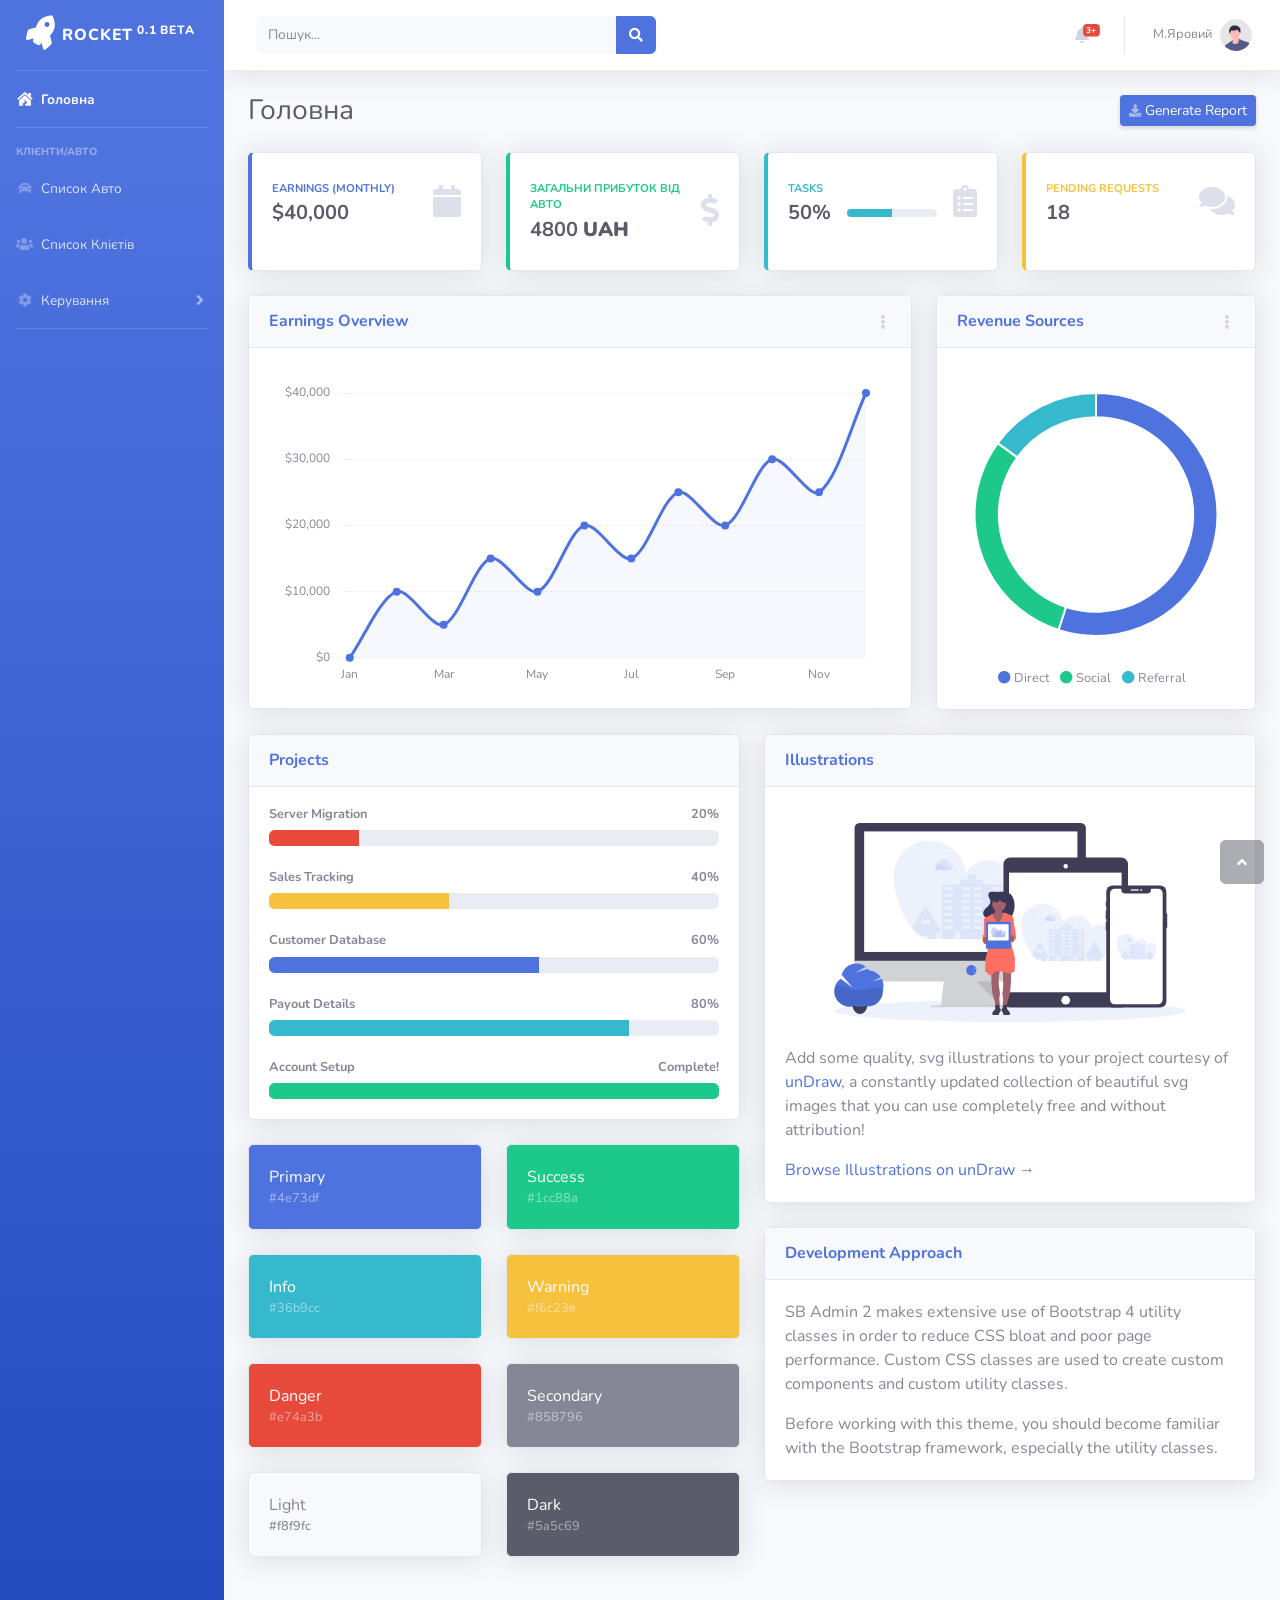
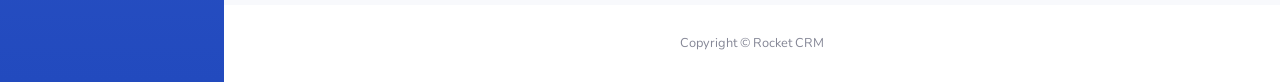
<file: index.html>
<!DOCTYPE html>
<html lang="ua">

<head>

    <meta charset="utf-8">
    <meta http-equiv="X-UA-Compatible" content="IE=edge">
    <meta name="viewport" content="width=device-width, initial-scale=1, shrink-to-fit=no">
    <meta name="description" content="">
    <meta name="author" content="">

    <title>ROCKET Admin - Головна</title>

    <!-- Custom fonts for this template-->
    <link href="vendor/fontawesome-free/css/all.min.css" rel="stylesheet" type="text/css">
    <link href="https://fonts.googleapis.com/css?family=Nunito:200,200i,300,300i,400,400i,600,600i,700,700i,800,800i,900,900i"rel="stylesheet">
    <!-- Custom styles for this template-->
    <link href="css/sb-admin-2.min.css" rel="stylesheet">

</head>

<body id="page-top">

    <!-- Вся сторінка -->
    <div id="wrapper">

        <!-- Меню ліво -->
        <ul class="navbar-nav bg-gradient-primary sidebar sidebar-dark accordion" id="accordionSidebar"> 

            <!-- Sidebar - Brand -->
            <a class="sidebar-brand d-flex align-items-center justify-content-center" href="index.html">
                <div class="sidebar-brand-icon rotate-n-15">
                    <i class="fas fa-rocket"></i>
                </div>
                <div class="sidebar-brand-text mx-1">ROCKET<sup> 0.1 beta</sup></div>
            </a>

            <!-- Divider -->
            <hr class="sidebar-divider my-0">

            <!-- Nav Item - Dashboard -->
            <li class="nav-item active">
                <a class="nav-link" href="index.html">
                    <i class="fas fa-fw fa-house-damage"></i>
                    <span>Головна</span></a>
            </li>

            <!-- Divider -->
            <hr class="sidebar-divider">

            <!-- Heading -->
            <div class="sidebar-heading">Клієнти/Авто</div>
            <li class="nav-item">
                <a class="nav-link" href="car-list.html">
                    <i class="fas fa-fw fa-car"></i>
                    <span>Список Авто</span></a>
            </li>
            <li class="nav-item">
                <a class="nav-link" href="client-list.html">
                    <i class="fas fa-fw fa-users"></i>
                    <span>Список Клієтів</span></a>
            </li>
            <!-- Nav Item - Pages Collapse Menu -->
            <li class="nav-item">
                <a class="nav-link collapsed" href="#" data-toggle="collapse" data-target="#collapseTwo"
                    aria-expanded="true" aria-controls="collapseTwo">
                    <i class="fas fa-fw fa-cog"></i>
                    <span>Керування</span>
                </a>
                <div id="collapseTwo" class="collapse" aria-labelledby="headingTwo" data-parent="#accordionSidebar">
                    <div class="bg-white py-2 collapse-inner rounded">
                        <h6 class="collapse-header">Custom Components:</h6>
                        <a class="collapse-item" href="buttons.html">Buttons</a>
                        <a class="collapse-item" href="cards.html">Cards</a>
                    </div>
                </div>
            </li>
            <hr class="sidebar-divider">
        </ul>
        <!-- Кінець меню ліво -->

        <!-- Блок контенту -->
        <div id="content-wrapper" class="d-flex flex-column">

            <!-- Main Content -->
            <div id="content">

                <!-- Верхній блок є на кожній сторінці(Пошук, Обліковий запис, Повідомлення) -->
                <nav class="navbar navbar-expand navbar-light bg-white topbar mb-4 static-top shadow">

                    <!-- Sidebar Toggle (Topbar) -->
                    <button id="sidebarToggleTop" class="btn btn-link d-md-none rounded-circle mr-3">
                        <i class="fa fa-bars"></i>
                    </button>

                    <!-- Форма Пошуку -->
                    <form
                        class="d-none d-sm-inline-block form-inline mr-auto ml-md-3 my-2 my-md-0 mw-100 navbar-search">
                        <div class="input-group">
                            <input type="text" class="form-control bg-light border-0 small" placeholder="Пошук..."
                                aria-label="Search" aria-describedby="basic-addon2">
                            <div class="input-group-append">
                                <button class="btn btn-primary" type="button">
                                    <i class="fas fa-search fa-sm"></i>
                                </button>
                            </div>
                        </div>
                    </form>

                    <!-- Форма Пошуку -->
                    <ul class="navbar-nav ml-auto">

                        <!-- Nav Item - Search Dropdown (Visible Only XS) -->
                        <li class="nav-item dropdown no-arrow d-sm-none">
                            <a class="nav-link dropdown-toggle" href="#" id="searchDropdown" role="button"
                                data-toggle="dropdown" aria-haspopup="true" aria-expanded="false">
                                <i class="fas fa-search fa-fw"></i>
                            </a>
                            <!-- Dropdown - Messages -->
                            <div class="dropdown-menu dropdown-menu-right p-3 shadow animated--grow-in"
                                aria-labelledby="searchDropdown">
                                <form class="form-inline mr-auto w-100 navbar-search">
                                    <div class="input-group">
                                        <input type="text" class="form-control bg-light border-0 small"
                                            placeholder="Search for..." aria-label="Search"
                                            aria-describedby="basic-addon2">
                                        <div class="input-group-append">
                                            <button class="btn btn-primary" type="button">
                                                <i class="fas fa-search fa-sm"></i>
                                            </button>
                                        </div>
                                    </div>
                                </form>
                            </div>
                        </li>

                        <!-- Nav Item - Сповіщення -->
                        <li class="nav-item dropdown no-arrow mx-1">
                            <a class="nav-link dropdown-toggle" href="#" id="alertsDropdown" role="button"
                                data-toggle="dropdown" aria-haspopup="true" aria-expanded="false">
                                <i class="fas fa-bell fa-fw"></i>
                                <!-- Counter - Сповіщення -->
                                <span class="badge badge-danger badge-counter">3+</span>
                            </a>
                            <!-- Dropdown - Сповіщення -->
                            <div class="dropdown-list dropdown-menu dropdown-menu-right shadow animated--grow-in"
                                aria-labelledby="alertsDropdown">
                                <h6 class="dropdown-header">Сповіщення системи</h6>
                                <a class="dropdown-item d-flex align-items-center" href="#">
                                    <div class="mr-3">
                                        <div class="icon-circle bg-primary">
                                            <i class="fas fa-file-alt text-white"></i>
                                        </div>
                                    </div>
                                    <div>
                                        <div class="small text-gray-500">10.05.2025</div>
                                        <span class="font-weight-bold">Запис клієнта..</span>
                                    </div>
                                </a>
                                <a class="dropdown-item d-flex align-items-center" href="#">
                                    <div class="mr-3">
                                        <div class="icon-circle bg-success">
                                            <i class="fas fa-donate text-white"></i>
                                        </div>
                                    </div>
                                    <div>
                                        <div class="small text-gray-500">25.08.2025</div>
                                        За цей місяць ви заробили 39800 UAH
                                    </div>
                                </a>
                                <a class="dropdown-item d-flex align-items-center" href="#">
                                    <div class="mr-3">
                                        <div class="icon-circle bg-warning">
                                            <i class="fas fa-exclamation-triangle text-white"></i>
                                        </div>
                                    </div>
                                    <div>
                                        <div class="small text-gray-500">11.09.2025</div>
                                        Запис №19864 відмінено.
                                    </div>
                                </a>
                                <a class="dropdown-item text-center small text-gray-500" href="#">Показати усі сповіщення</a>
                            </div>
                        </li>
                        <div class="topbar-divider d-none d-sm-block"></div>

                        <!-- Інформація Користувача -->
                        <li class="nav-item dropdown no-arrow">
                            <a class="nav-link dropdown-toggle" href="#" id="userDropdown" role="button"
                                data-toggle="dropdown" aria-haspopup="true" aria-expanded="false">
                                <span class="mr-2 d-none d-lg-inline text-gray-600 small">М.Яровий</span>
                                <img class="img-profile rounded-circle"
                                    src="img/undraw_profile.svg">
                            </a>
                            <!-- Dropdown - User Information -->
                            <div class="dropdown-menu dropdown-menu-right shadow animated--grow-in"
                                aria-labelledby="userDropdown">
                                <a class="dropdown-item" href="#">
                                    <i class="fas fa-user fa-sm fa-fw mr-2 text-gray-400"></i>
                                    Профіль
                                </a>
                                <a class="dropdown-item" href="#">
                                    <i class="fas fa-cogs fa-sm fa-fw mr-2 text-gray-400"></i>
                                    Налаштування
                                </a>
                                <div class="dropdown-divider"></div>
                                <a class="dropdown-item" href="#" data-toggle="modal" data-target="#logoutModal">
                                    <i class="fas fa-sign-out-alt fa-sm fa-fw mr-2 text-gray-400"></i>
                                    Вихід
                                </a>
                            </div>
                        </li>

                    </ul>

                </nav>
                <!-- Кінець Верхній блок є на кожній сторінці(Пошук, Обліковий запис, Повідомлення) -->

                <!-- Begin Page Content -->
                <div class="container-fluid">

                    <!-- Page Heading -->
                    <div class="d-sm-flex align-items-center justify-content-between mb-4">
                        <h1 class="h3 mb-0 text-gray-800">Головна</h1>
                        <a href="#" class="d-none d-sm-inline-block btn btn-sm btn-primary shadow-sm"><i
                                class="fas fa-download fa-sm text-white-50"></i> Generate Report</a>
                    </div>

                    <!-- Content Row -->
                    <div class="row">

                        <!-- Earnings (Monthly) Card Example -->
                        <div class="col-xl-3 col-md-6 mb-4">
                            <div class="card border-left-primary shadow h-100 py-2">
                                <div class="card-body">
                                    <div class="row no-gutters align-items-center">
                                        <div class="col mr-2">
                                            <div class="text-xs font-weight-bold text-primary text-uppercase mb-1">
                                                Earnings (Monthly)</div>
                                            <div class="h5 mb-0 font-weight-bold text-gray-800">$40,000</div>
                                        </div>
                                        <div class="col-auto">
                                            <i class="fas fa-calendar fa-2x text-gray-300"></i>
                                        </div>
                                    </div>
                                </div>
                            </div>
                        </div>

                        <!-- Earnings (Monthly) Card Example -->
                        <div class="col-xl-3 col-md-6 mb-4">
                            <div class="card border-left-success shadow h-100 py-2">
                                <div class="card-body">
                                    <div class="row no-gutters align-items-center">
                                        <div class="col mr-2">
                                            <div class="text-xs font-weight-bold text-success text-uppercase mb-1">
                                                Загальни прибуток від авто</div>
                                            <div class="h5 mb-0 font-weight-bold text-gray-800">4800 <b>UAH</b></div>
                                        </div>
                                        <div class="col-auto">
                                            <i class="fas fa-dollar-sign fa-2x text-gray-300"></i>
                                        </div>
                                    </div>
                                </div>
                            </div>
                        </div>

                        <!-- Earnings (Monthly) Card Example -->
                        <div class="col-xl-3 col-md-6 mb-4">
                            <div class="card border-left-info shadow h-100 py-2">
                                <div class="card-body">
                                    <div class="row no-gutters align-items-center">
                                        <div class="col mr-2">
                                            <div class="text-xs font-weight-bold text-info text-uppercase mb-1">Tasks
                                            </div>
                                            <div class="row no-gutters align-items-center">
                                                <div class="col-auto">
                                                    <div class="h5 mb-0 mr-3 font-weight-bold text-gray-800">50%</div>
                                                </div>
                                                <div class="col">
                                                    <div class="progress progress-sm mr-2">
                                                        <div class="progress-bar bg-info" role="progressbar"
                                                            style="width: 50%" aria-valuenow="50" aria-valuemin="0"
                                                            aria-valuemax="100"></div>
                                                    </div>
                                                </div>
                                            </div>
                                        </div>
                                        <div class="col-auto">
                                            <i class="fas fa-clipboard-list fa-2x text-gray-300"></i>
                                        </div>
                                    </div>
                                </div>
                            </div>
                        </div>

                        <!-- Pending Requests Card Example -->
                        <div class="col-xl-3 col-md-6 mb-4">
                            <div class="card border-left-warning shadow h-100 py-2">
                                <div class="card-body">
                                    <div class="row no-gutters align-items-center">
                                        <div class="col mr-2">
                                            <div class="text-xs font-weight-bold text-warning text-uppercase mb-1">
                                                Pending Requests</div>
                                            <div class="h5 mb-0 font-weight-bold text-gray-800">18</div>
                                        </div>
                                        <div class="col-auto">
                                            <i class="fas fa-comments fa-2x text-gray-300"></i>
                                        </div>
                                    </div>
                                </div>
                            </div>
                        </div>
                    </div>

                    <!-- Content Row -->

                    <div class="row">

                        <!-- Area Chart -->
                        <div class="col-xl-8 col-lg-7">
                            <div class="card shadow mb-4">
                                <!-- Card Header - Dropdown -->
                                <div
                                    class="card-header py-3 d-flex flex-row align-items-center justify-content-between">
                                    <h6 class="m-0 font-weight-bold text-primary">Earnings Overview</h6>
                                    <div class="dropdown no-arrow">
                                        <a class="dropdown-toggle" href="#" role="button" id="dropdownMenuLink"
                                            data-toggle="dropdown" aria-haspopup="true" aria-expanded="false">
                                            <i class="fas fa-ellipsis-v fa-sm fa-fw text-gray-400"></i>
                                        </a>
                                        <div class="dropdown-menu dropdown-menu-right shadow animated--fade-in"
                                            aria-labelledby="dropdownMenuLink">
                                            <div class="dropdown-header">Dropdown Header:</div>
                                            <a class="dropdown-item" href="#">Action</a>
                                            <a class="dropdown-item" href="#">Another action</a>
                                            <div class="dropdown-divider"></div>
                                            <a class="dropdown-item" href="#">Something else here</a>
                                        </div>
                                    </div>
                                </div>
                                <!-- Card Body -->
                                <div class="card-body">
                                    <div class="chart-area">
                                        <canvas id="myAreaChart"></canvas>
                                    </div>
                                </div>
                            </div>
                        </div>

                        <!-- Pie Chart -->
                        <div class="col-xl-4 col-lg-5">
                            <div class="card shadow mb-4">
                                <!-- Card Header - Dropdown -->
                                <div
                                    class="card-header py-3 d-flex flex-row align-items-center justify-content-between">
                                    <h6 class="m-0 font-weight-bold text-primary">Revenue Sources</h6>
                                    <div class="dropdown no-arrow">
                                        <a class="dropdown-toggle" href="#" role="button" id="dropdownMenuLink"
                                            data-toggle="dropdown" aria-haspopup="true" aria-expanded="false">
                                            <i class="fas fa-ellipsis-v fa-sm fa-fw text-gray-400"></i>
                                        </a>
                                        <div class="dropdown-menu dropdown-menu-right shadow animated--fade-in"
                                            aria-labelledby="dropdownMenuLink">
                                            <div class="dropdown-header">Dropdown Header:</div>
                                            <a class="dropdown-item" href="#">Action</a>
                                            <a class="dropdown-item" href="#">Another action</a>
                                            <div class="dropdown-divider"></div>
                                            <a class="dropdown-item" href="#">Something else here</a>
                                        </div>
                                    </div>
                                </div>
                                <!-- Card Body -->
                                <div class="card-body">
                                    <div class="chart-pie pt-4 pb-2">
                                        <canvas id="myPieChart"></canvas>
                                    </div>
                                    <div class="mt-4 text-center small">
                                        <span class="mr-2">
                                            <i class="fas fa-circle text-primary"></i> Direct
                                        </span>
                                        <span class="mr-2">
                                            <i class="fas fa-circle text-success"></i> Social
                                        </span>
                                        <span class="mr-2">
                                            <i class="fas fa-circle text-info"></i> Referral
                                        </span>
                                    </div>
                                </div>
                            </div>
                        </div>
                    </div>

                    <!-- Content Row -->
                    <div class="row">

                        <!-- Content Column -->
                        <div class="col-lg-6 mb-4">

                            <!-- Project Card Example -->
                            <div class="card shadow mb-4">
                                <div class="card-header py-3">
                                    <h6 class="m-0 font-weight-bold text-primary">Projects</h6>
                                </div>
                                <div class="card-body">
                                    <h4 class="small font-weight-bold">Server Migration <span
                                            class="float-right">20%</span></h4>
                                    <div class="progress mb-4">
                                        <div class="progress-bar bg-danger" role="progressbar" style="width: 20%"
                                            aria-valuenow="20" aria-valuemin="0" aria-valuemax="100"></div>
                                    </div>
                                    <h4 class="small font-weight-bold">Sales Tracking <span
                                            class="float-right">40%</span></h4>
                                    <div class="progress mb-4">
                                        <div class="progress-bar bg-warning" role="progressbar" style="width: 40%"
                                            aria-valuenow="40" aria-valuemin="0" aria-valuemax="100"></div>
                                    </div>
                                    <h4 class="small font-weight-bold">Customer Database <span
                                            class="float-right">60%</span></h4>
                                    <div class="progress mb-4">
                                        <div class="progress-bar" role="progressbar" style="width: 60%"
                                            aria-valuenow="60" aria-valuemin="0" aria-valuemax="100"></div>
                                    </div>
                                    <h4 class="small font-weight-bold">Payout Details <span
                                            class="float-right">80%</span></h4>
                                    <div class="progress mb-4">
                                        <div class="progress-bar bg-info" role="progressbar" style="width: 80%"
                                            aria-valuenow="80" aria-valuemin="0" aria-valuemax="100"></div>
                                    </div>
                                    <h4 class="small font-weight-bold">Account Setup <span
                                            class="float-right">Complete!</span></h4>
                                    <div class="progress">
                                        <div class="progress-bar bg-success" role="progressbar" style="width: 100%"
                                            aria-valuenow="100" aria-valuemin="0" aria-valuemax="100"></div>
                                    </div>
                                </div>
                            </div>

                            <!-- Color System -->
                            <div class="row">
                                <div class="col-lg-6 mb-4">
                                    <div class="card bg-primary text-white shadow">
                                        <div class="card-body">
                                            Primary
                                            <div class="text-white-50 small">#4e73df</div>
                                        </div>
                                    </div>
                                </div>
                                <div class="col-lg-6 mb-4">
                                    <div class="card bg-success text-white shadow">
                                        <div class="card-body">
                                            Success
                                            <div class="text-white-50 small">#1cc88a</div>
                                        </div>
                                    </div>
                                </div>
                                <div class="col-lg-6 mb-4">
                                    <div class="card bg-info text-white shadow">
                                        <div class="card-body">
                                            Info
                                            <div class="text-white-50 small">#36b9cc</div>
                                        </div>
                                    </div>
                                </div>
                                <div class="col-lg-6 mb-4">
                                    <div class="card bg-warning text-white shadow">
                                        <div class="card-body">
                                            Warning
                                            <div class="text-white-50 small">#f6c23e</div>
                                        </div>
                                    </div>
                                </div>
                                <div class="col-lg-6 mb-4">
                                    <div class="card bg-danger text-white shadow">
                                        <div class="card-body">
                                            Danger
                                            <div class="text-white-50 small">#e74a3b</div>
                                        </div>
                                    </div>
                                </div>
                                <div class="col-lg-6 mb-4">
                                    <div class="card bg-secondary text-white shadow">
                                        <div class="card-body">
                                            Secondary
                                            <div class="text-white-50 small">#858796</div>
                                        </div>
                                    </div>
                                </div>
                                <div class="col-lg-6 mb-4">
                                    <div class="card bg-light text-black shadow">
                                        <div class="card-body">
                                            Light
                                            <div class="text-black-50 small">#f8f9fc</div>
                                        </div>
                                    </div>
                                </div>
                                <div class="col-lg-6 mb-4">
                                    <div class="card bg-dark text-white shadow">
                                        <div class="card-body">
                                            Dark
                                            <div class="text-white-50 small">#5a5c69</div>
                                        </div>
                                    </div>
                                </div>
                            </div>

                        </div>

                        <div class="col-lg-6 mb-4">

                            <!-- Illustrations -->
                            <div class="card shadow mb-4">
                                <div class="card-header py-3">
                                    <h6 class="m-0 font-weight-bold text-primary">Illustrations</h6>
                                </div>
                                <div class="card-body">
                                    <div class="text-center">
                                        <img class="img-fluid px-3 px-sm-4 mt-3 mb-4" style="width: 25rem;"
                                            src="img/undraw_posting_photo.svg" alt="...">
                                    </div>
                                    <p>Add some quality, svg illustrations to your project courtesy of <a
                                            target="_blank" rel="nofollow" href="https://undraw.co/">unDraw</a>, a
                                        constantly updated collection of beautiful svg images that you can use
                                        completely free and without attribution!</p>
                                    <a target="_blank" rel="nofollow" href="https://undraw.co/">Browse Illustrations on
                                        unDraw &rarr;</a>
                                </div>
                            </div>

                            <!-- Approach -->
                            <div class="card shadow mb-4">
                                <div class="card-header py-3">
                                    <h6 class="m-0 font-weight-bold text-primary">Development Approach</h6>
                                </div>
                                <div class="card-body">
                                    <p>SB Admin 2 makes extensive use of Bootstrap 4 utility classes in order to reduce
                                        CSS bloat and poor page performance. Custom CSS classes are used to create
                                        custom components and custom utility classes.</p>
                                    <p class="mb-0">Before working with this theme, you should become familiar with the
                                        Bootstrap framework, especially the utility classes.</p>
                                </div>
                            </div>

                        </div>
                    </div>

                </div>
                <!-- /.container-fluid -->

            </div>
            <!-- End of Main Content -->

            <!-- Footer -->
            <footer class="sticky-footer bg-white">
                <div class="container my-auto">
                    <div class="copyright text-center my-auto">
                        <span>Copyright &copy; Rocket CRM</span>
                    </div>
                </div>
            </footer>
            <!-- End of Footer -->

        </div>
        <!-- Кінець блоку контенту -->

    </div>
    <!-- Кінець всієї сторінки -->

    <!-- Скролл на верх-->
    <a class="scroll-to-top rounded" href="#page-top">
        <i class="fas fa-angle-up"></i>
    </a>

    <!-- Форма виходу-->
    <div class="modal fade" id="logoutModal" tabindex="-1" role="dialog" aria-labelledby="exampleModalLabel"
        aria-hidden="true">
        <div class="modal-dialog" role="document">
            <div class="modal-content">
                <div class="modal-header">
                    <h5 class="modal-title" id="exampleModalLabel">Ви впевнені що хочете вийти з облікового запису?</h5>
                    <button class="close" type="button" data-dismiss="modal" aria-label="Close">
                        <span aria-hidden="true">×</span>
                    </button>
                </div>
                <div class="modal-body">Натисніть "Вихід" щоб закінчити цю сессію.</div>
                <div class="modal-footer">
                    <button class="btn btn-secondary" type="button" data-dismiss="modal">Відміна</button>
                    <a class="btn btn-primary" href="login.html">Вихід</a>
                </div>
            </div>
        </div>
    </div>

    <!-- Bootstrap core JavaScript-->
    <script src="vendor/jquery/jquery.min.js"></script>
    <script src="vendor/bootstrap/js/bootstrap.bundle.min.js"></script>

    <!-- Core plugin JavaScript-->
    <script src="vendor/jquery-easing/jquery.easing.min.js"></script>

    <!-- Custom scripts for all pages-->
    <script src="js/sb-admin-2.min.js"></script>

    <!-- Page level plugins -->
    <script src="vendor/chart.js/Chart.min.js"></script>

    <!-- Page level custom scripts -->
    <script src="js/demo/chart-area-demo.js"></script>
    <script src="js/demo/chart-pie-demo.js"></script>

</body>

</html>
</file>
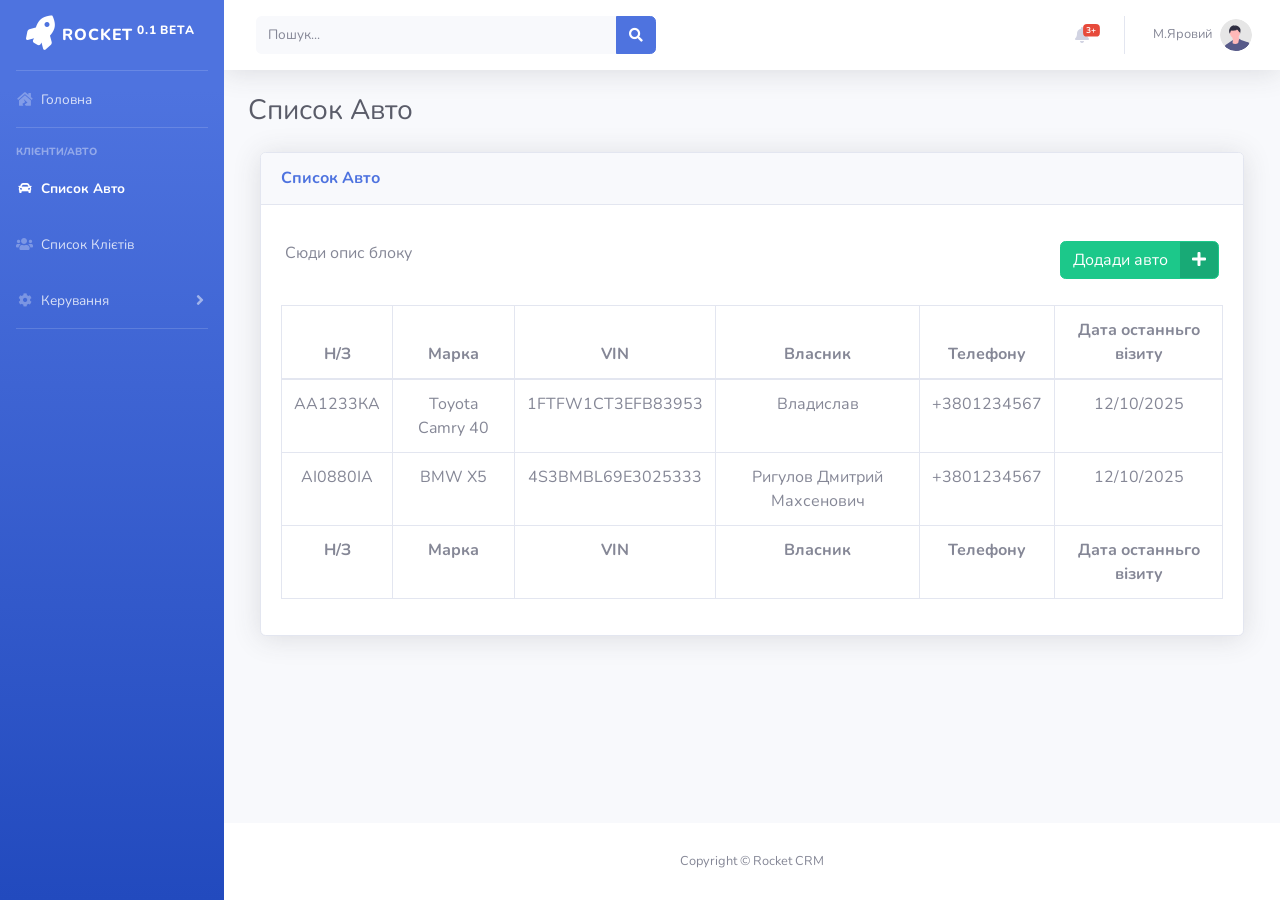
<file: car-list.html>
<!DOCTYPE html>
<html lang="ua">

<head>

    <meta charset="utf-8">
    <meta http-equiv="X-UA-Compatible" content="IE=edge">
    <meta name="viewport" content="width=device-width, initial-scale=1, shrink-to-fit=no">
    <meta name="description" content="">
    <meta name="author" content="">

    <title>ROCKET Admin - Головна</title>

    <!-- Custom fonts for this template-->
    <link href="vendor/fontawesome-free/css/all.min.css" rel="stylesheet" type="text/css">
    <link href="https://fonts.googleapis.com/css?family=Nunito:200,200i,300,300i,400,400i,600,600i,700,700i,800,800i,900,900i"rel="stylesheet">
    <!-- Custom styles for this template-->
    <link href="css/sb-admin-2.min.css" rel="stylesheet">

</head>

<body id="page-top">

    <!-- Вся сторінка -->
    <div id="wrapper">

        <!-- Меню ліво -->
        <ul class="navbar-nav bg-gradient-primary sidebar sidebar-dark accordion" id="accordionSidebar"> 

            <!-- Sidebar - Brand -->
            <a class="sidebar-brand d-flex align-items-center justify-content-center" href="index.html">
                <div class="sidebar-brand-icon rotate-n-15">
                    <i class="fas fa-rocket"></i>
                </div>
                <div class="sidebar-brand-text mx-1">ROCKET<sup> 0.1 beta</sup></div>
            </a>

            <!-- Divider -->
            <hr class="sidebar-divider my-0">

            <!-- Nav Item - Dashboard -->
            <li class="nav-item">
                <a class="nav-link" href="index.html">
                    <i class="fas fa-fw fa-house-damage"></i>
                    <span>Головна</span></a>
            </li>

            <!-- Divider -->
            <hr class="sidebar-divider">

            <!-- Heading -->
            <div class="sidebar-heading">Клієнти/Авто</div>
            <li class="nav-item active">
                <a class="nav-link" href="car-list.html">
                    <i class="fas fa-fw fa-car"></i>
                    <span>Список Авто</span></a>
            </li>
            <li class="nav-item">
                <a class="nav-link" href="client-list.html">
                    <i class="fas fa-fw fa-users"></i>
                    <span>Список Клієтів</span></a>
            </li>
            <!-- Nav Item - Pages Collapse Menu -->
            <li class="nav-item">
                <a class="nav-link collapsed" href="#" data-toggle="collapse" data-target="#collapseTwo"
                    aria-expanded="true" aria-controls="collapseTwo">
                    <i class="fas fa-fw fa-cog"></i>
                    <span>Керування</span>
                </a>
                <div id="collapseTwo" class="collapse" aria-labelledby="headingTwo" data-parent="#accordionSidebar">
                    <div class="bg-white py-2 collapse-inner rounded">
                        <h6 class="collapse-header">Custom Components:</h6>
                        <a class="collapse-item" href="buttons.html">Buttons</a>
                        <a class="collapse-item" href="cards.html">Cards</a>
                    </div>
                </div>
            </li>
            <hr class="sidebar-divider">
        </ul>
        <!-- Кінець меню ліво -->

        <!-- Блок контенту -->
        <div id="content-wrapper" class="d-flex flex-column">

            <!-- Main Content -->
            <div id="content">

                <!-- Верхній блок є на кожній сторінці(Пошук, Обліковий запис, Повідомлення) -->
                <nav class="navbar navbar-expand navbar-light bg-white topbar mb-4 static-top shadow">

                    <!-- Sidebar Toggle (Topbar) -->
                    <button id="sidebarToggleTop" class="btn btn-link d-md-none rounded-circle mr-3">
                        <i class="fa fa-bars"></i>
                    </button>

                    <!-- Форма Пошуку -->
                    <form
                        class="d-none d-sm-inline-block form-inline mr-auto ml-md-3 my-2 my-md-0 mw-100 navbar-search">
                        <div class="input-group">
                            <input type="text" class="form-control bg-light border-0 small" placeholder="Пошук..."
                                aria-label="Search" aria-describedby="basic-addon2">
                            <div class="input-group-append">
                                <button class="btn btn-primary" type="button">
                                    <i class="fas fa-search fa-sm"></i>
                                </button>
                            </div>
                        </div>
                    </form>

                    <!-- Форма Пошуку -->
                    <ul class="navbar-nav ml-auto">

                        <!-- Nav Item - Search Dropdown (Visible Only XS) -->
                        <li class="nav-item dropdown no-arrow d-sm-none">
                            <a class="nav-link dropdown-toggle" href="#" id="searchDropdown" role="button"
                                data-toggle="dropdown" aria-haspopup="true" aria-expanded="false">
                                <i class="fas fa-search fa-fw"></i>
                            </a>
                            <!-- Dropdown - Messages -->
                            <div class="dropdown-menu dropdown-menu-right p-3 shadow animated--grow-in"
                                aria-labelledby="searchDropdown">
                                <form class="form-inline mr-auto w-100 navbar-search">
                                    <div class="input-group">
                                        <input type="text" class="form-control bg-light border-0 small"
                                            placeholder="Search for..." aria-label="Search"
                                            aria-describedby="basic-addon2">
                                        <div class="input-group-append">
                                            <button class="btn btn-primary" type="button">
                                                <i class="fas fa-search fa-sm"></i>
                                            </button>
                                        </div>
                                    </div>
                                </form>
                            </div>
                        </li>

                        <!-- Nav Item - Сповіщення -->
                        <li class="nav-item dropdown no-arrow mx-1">
                            <a class="nav-link dropdown-toggle" href="#" id="alertsDropdown" role="button"
                                data-toggle="dropdown" aria-haspopup="true" aria-expanded="false">
                                <i class="fas fa-bell fa-fw"></i>
                                <!-- Counter - Сповіщення -->
                                <span class="badge badge-danger badge-counter">3+</span>
                            </a>
                            <!-- Dropdown - Сповіщення -->
                            <div class="dropdown-list dropdown-menu dropdown-menu-right shadow animated--grow-in"
                                aria-labelledby="alertsDropdown">
                                <h6 class="dropdown-header">Сповіщення системи</h6>
                                <a class="dropdown-item d-flex align-items-center" href="#">
                                    <div class="mr-3">
                                        <div class="icon-circle bg-primary">
                                            <i class="fas fa-file-alt text-white"></i>
                                        </div>
                                    </div>
                                    <div>
                                        <div class="small text-gray-500">10.05.2025</div>
                                        <span class="font-weight-bold">Запис клієнта..</span>
                                    </div>
                                </a>
                                <a class="dropdown-item d-flex align-items-center" href="#">
                                    <div class="mr-3">
                                        <div class="icon-circle bg-success">
                                            <i class="fas fa-donate text-white"></i>
                                        </div>
                                    </div>
                                    <div>
                                        <div class="small text-gray-500">25.08.2025</div>
                                        За цей місяць ви заробили 39800 UAH
                                    </div>
                                </a>
                                <a class="dropdown-item d-flex align-items-center" href="#">
                                    <div class="mr-3">
                                        <div class="icon-circle bg-warning">
                                            <i class="fas fa-exclamation-triangle text-white"></i>
                                        </div>
                                    </div>
                                    <div>
                                        <div class="small text-gray-500">11.09.2025</div>
                                        Запис №19864 відмінено.
                                    </div>
                                </a>
                                <a class="dropdown-item text-center small text-gray-500" href="#">Показати усі сповіщення</a>
                            </div>
                        </li>
                        <div class="topbar-divider d-none d-sm-block"></div>

                        <!-- Інформація Користувача -->
                        <li class="nav-item dropdown no-arrow">
                            <a class="nav-link dropdown-toggle" href="#" id="userDropdown" role="button"
                                data-toggle="dropdown" aria-haspopup="true" aria-expanded="false">
                                <span class="mr-2 d-none d-lg-inline text-gray-600 small">М.Яровий</span>
                                <img class="img-profile rounded-circle"
                                    src="img/undraw_profile.svg">
                            </a>
                            <!-- Dropdown - User Information -->
                            <div class="dropdown-menu dropdown-menu-right shadow animated--grow-in"
                                aria-labelledby="userDropdown">
                                <a class="dropdown-item" href="#">
                                    <i class="fas fa-user fa-sm fa-fw mr-2 text-gray-400"></i>
                                    Профіль
                                </a>
                                <a class="dropdown-item" href="#">
                                    <i class="fas fa-cogs fa-sm fa-fw mr-2 text-gray-400"></i>
                                    Налаштування
                                </a>
                                <div class="dropdown-divider"></div>
                                <a class="dropdown-item" href="#" data-toggle="modal" data-target="#logoutModal">
                                    <i class="fas fa-sign-out-alt fa-sm fa-fw mr-2 text-gray-400"></i>
                                    Вихід
                                </a>
                            </div>
                        </li>

                    </ul>

                </nav>
                <!-- Кінець Верхній блок є на кожній сторінці(Пошук, Обліковий запис, Повідомлення) -->

                <!-- Begin Page Content -->
                <div class="container-fluid">

                    <!-- Page Heading -->
                    <div class="d-sm-flex align-items-center justify-content-between mb-4">
                        <h1 class="h3 mb-0 text-gray-800">Список Авто</h1>
                    </div>

                    <!-- Content Row -->
                    <div class="row">
                        <div class="container-fluid">        
                            <!-- DataTales Example -->
                            <div class="card shadow mb-4">
                                <div class="card-header py-3">
                                    <h6 class="m-0 font-weight-bold text-primary">Список Авто</h6>

                                </div>
                                <div class="card-body">
                                    <div class="row float-right p-3">                           
                                        <a href="#" class="btn btn-success btn-icon-split">
                                        <span class="text">Додади авто</span>
                                        <span class="icon text-white-75">
                                            <i class="fas fa-plus"></i>
                                        </span>
                                        </a>
                                    </div>
                                    <div class="row float-left p-3">                           
                                        <p class="mb-4">Сюди опис блоку</p>
                                    </div>
                                    <div class="table-responsive">
                                        <table class="table table-bordered table-hover" id="dataTable" width="100%" cellspacing="0">
                                            <thead>
                                                <tr>
                                                    <th>Н/З</th>
                                                    <th>Марка</th>
                                                    <th>VIN</th>
                                                    <th>Власник</th>
                                                    <th>Телефону</th>
                                                    <th>Дата останньго візиту</th>
                                                </tr>
                                            </thead>
                                            <tfoot>
                                                <tr>
                                                    <th>Н/З</th>
                                                    <th>Марка</th>
                                                    <th>VIN</th>
                                                    <th>Власник</th>
                                                    <th>Телефону</th>
                                                    <th>Дата останньго візиту</th>
                                                </tr>
                                            </tfoot>
                                            <tbody>
                                                <tr class='clickable-row' data-href='car-page.html'>
                                                    <td>АА1233КА</td>
                                                    <td>Toyota Camry 40</td>
                                                    <td>1FTFW1CT3EFB83953</td>
                                                    <td>Владислав</td>
                                                    <td>+3801234567</td>
                                                    <td>12/10/2025</td>
                                                </tr>
                                                <tr class='clickable-row' data-href='car-page.html'>
                                                    <td>АІ0880ІА</td>
                                                    <td>BMW X5</td>
                                                    <td>4S3BMBL69E3025333</td>
                                                    <td>Ригулов Дмитрий Махсенович</td>
                                                    <td>+3801234567</td>
                                                    <td>12/10/2025</td>
                                                </tr>
                                            </tbody>
                                        </table>
                                    </div>
                                </div>
                            </div>
                        </div>
                    </div>

                </div>
                <!-- /.container-fluid -->

            </div>
            <!-- End of Main Content -->

            <!-- Footer -->
            <footer class="sticky-footer bg-white">
                <div class="container my-auto">
                    <div class="copyright text-center my-auto">
                        <span>Copyright &copy; Rocket CRM</span>
                    </div>
                </div>
            </footer>
            <!-- End of Footer -->

        </div>
        <!-- Кінець блоку контенту -->

    </div>
    <!-- Кінець всієї сторінки -->

    <!-- Скролл на верх-->
    <a class="scroll-to-top rounded" href="#page-top">
        <i class="fas fa-angle-up"></i>
    </a>

    <!-- Форма виходу-->
    <div class="modal fade" id="logoutModal" tabindex="-1" role="dialog" aria-labelledby="exampleModalLabel"
        aria-hidden="true">
        <div class="modal-dialog" role="document">
            <div class="modal-content">
                <div class="modal-header">
                    <h5 class="modal-title" id="exampleModalLabel">Ви впевнені що хочете вийти з облікового запису?</h5>
                    <button class="close" type="button" data-dismiss="modal" aria-label="Close">
                        <span aria-hidden="true">×</span>
                    </button>
                </div>
                <div class="modal-body">Натисніть "Вихід" щоб закінчити цю сессію.</div>
                <div class="modal-footer">
                    <button class="btn btn-secondary" type="button" data-dismiss="modal">Відміна</button>
                    <a class="btn btn-primary" href="login.html">Вихід</a>
                </div>
            </div>
        </div>
    </div>

    <!-- Bootstrap core JavaScript-->
    <script src="vendor/jquery/jquery.min.js"></script>
    <script src="vendor/bootstrap/js/bootstrap.bundle.min.js"></script>

    <!-- Core plugin JavaScript-->
    <script src="vendor/jquery-easing/jquery.easing.min.js"></script>

    <!-- Custom scripts for all pages-->
    <script src="js/sb-admin-2.min.js"></script>

    <!-- Page level plugins -->
    <script src="vendor/chart.js/Chart.min.js"></script>

    <!-- Page level custom scripts -->
    <script src="js/demo/chart-area-demo.js"></script>
    <script src="js/demo/chart-pie-demo.js"></script>
    <script>jQuery(document).ready(function($) {
        $(".clickable-row").click(function() {
            window.location = $(this).data("href");
        });
    });</script>

</body>

</html>
</file>
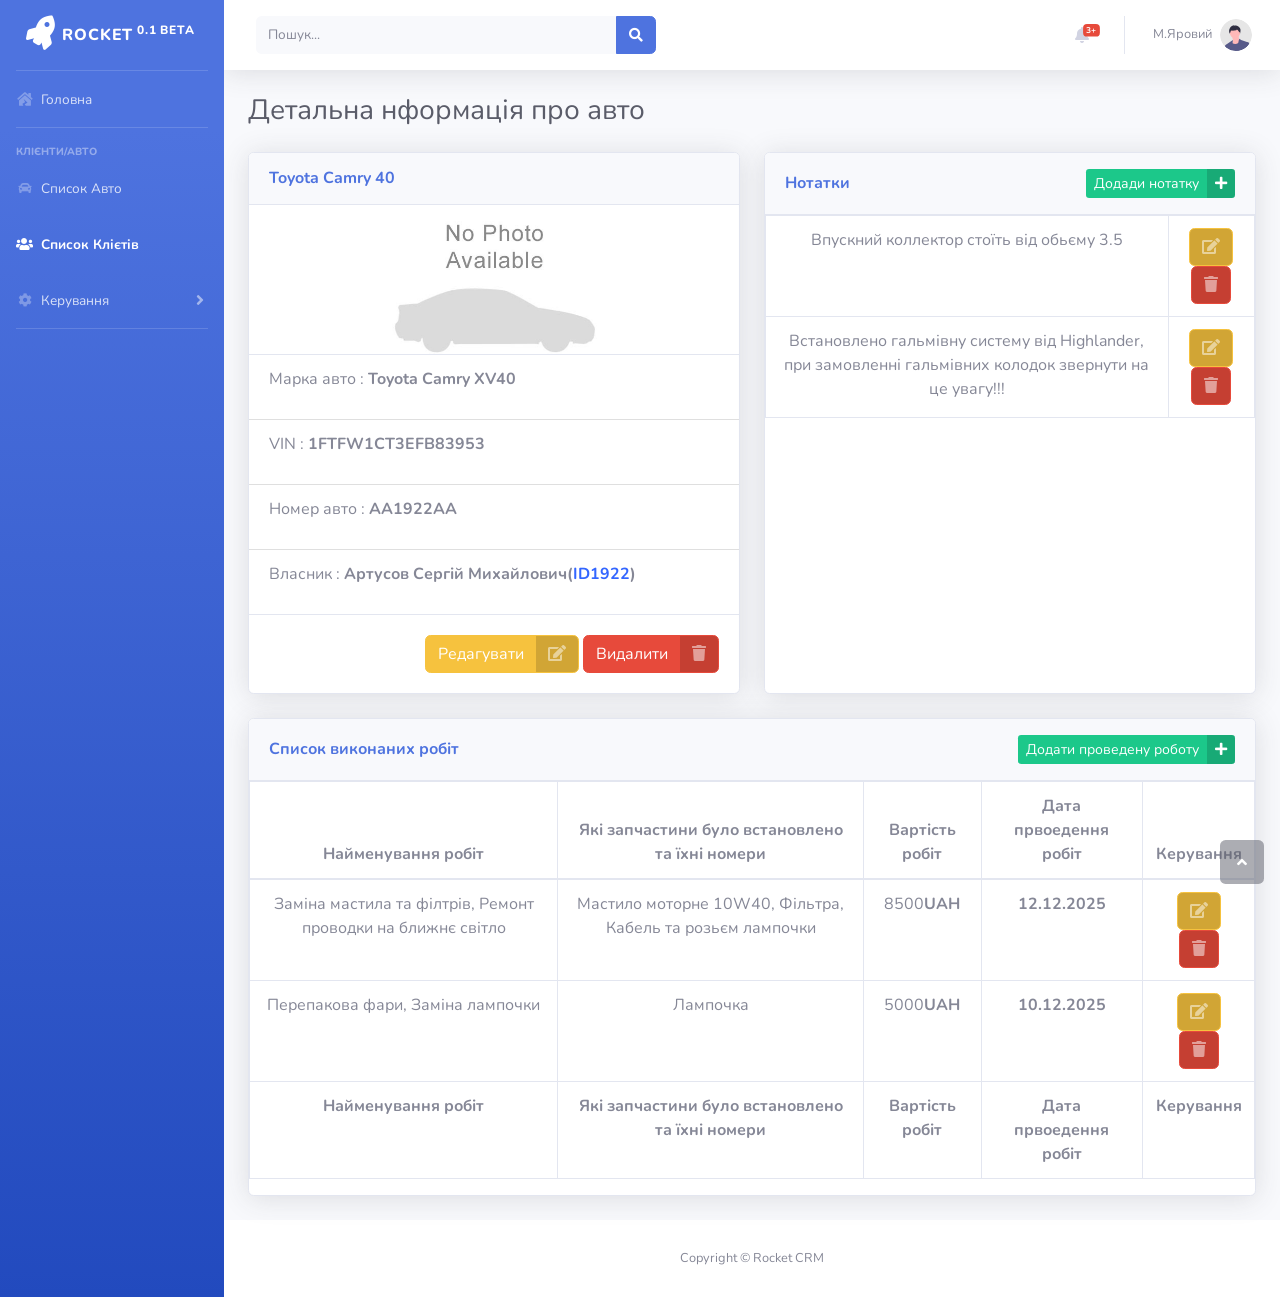
<file: car-page.html>
<!DOCTYPE html>
<html lang="ua">

<head>

    <meta charset="utf-8">
    <meta http-equiv="X-UA-Compatible" content="IE=edge">
    <meta name="viewport" content="width=device-width, initial-scale=1, shrink-to-fit=no">
    <meta name="description" content="">
    <meta name="author" content="">

    <title>ROCKET Admin - Toyota Camry 40</title>

    <!-- Custom fonts for this template-->
    <link href="vendor/fontawesome-free/css/all.min.css" rel="stylesheet" type="text/css">
    <link href="https://fonts.googleapis.com/css?family=Nunito:200,200i,300,300i,400,400i,600,600i,700,700i,800,800i,900,900i"rel="stylesheet">
    <!-- Custom styles for this template-->
    <link href="css/sb-admin-2.min.css" rel="stylesheet">

</head>

<body id="page-top">

    <!-- Вся сторінка -->
    <div id="wrapper">

        <!-- Меню ліво -->
        <ul class="navbar-nav bg-gradient-primary sidebar sidebar-dark accordion" id="accordionSidebar"> 

            <!-- Sidebar - Brand -->
            <a class="sidebar-brand d-flex align-items-center justify-content-center" href="index.html">
                <div class="sidebar-brand-icon rotate-n-15">
                    <i class="fas fa-rocket"></i>
                </div>
                <div class="sidebar-brand-text mx-1">ROCKET<sup> 0.1 beta</sup></div>
            </a>

            <!-- Divider -->
            <hr class="sidebar-divider my-0">

            <!-- Nav Item - Dashboard -->
            <li class="nav-item">
                <a class="nav-link" href="index.html">
                    <i class="fas fa-fw fa-house-damage"></i>
                    <span>Головна</span></a>
            </li>

            <!-- Divider -->
            <hr class="sidebar-divider">

            <!-- Heading -->
            <div class="sidebar-heading">Клієнти/Авто</div>
            <li class="nav-item">
                <a class="nav-link" href="car-list.html">
                    <i class="fas fa-fw fa-car"></i>
                    <span>Список Авто</span></a>
            </li>
            <li class="nav-item active">
                <a class="nav-link" href="client-list.html">
                    <i class="fas fa-fw fa-users"></i>
                    <span>Список Клієтів</span></a>
            </li>
            <!-- Nav Item - Pages Collapse Menu -->
            <li class="nav-item">
                <a class="nav-link collapsed" href="#" data-toggle="collapse" data-target="#collapseTwo"
                    aria-expanded="true" aria-controls="collapseTwo">
                    <i class="fas fa-fw fa-cog"></i>
                    <span>Керування</span>
                </a>
                <div id="collapseTwo" class="collapse" aria-labelledby="headingTwo" data-parent="#accordionSidebar">
                    <div class="bg-white py-2 collapse-inner rounded">
                        <h6 class="collapse-header">Custom Components:</h6>
                        <a class="collapse-item" href="buttons.html">Buttons</a>
                        <a class="collapse-item" href="cards.html">Cards</a>
                    </div>
                </div>
            </li>
            <hr class="sidebar-divider">
        </ul>
        <!-- Кінець меню ліво -->

        <!-- Блок контенту -->
        <div id="content-wrapper" class="d-flex flex-column">

            <!-- Main Content -->
            <div id="content">

                <!-- Верхній блок є на кожній сторінці(Пошук, Обліковий запис, Повідомлення) -->
                <nav class="navbar navbar-expand navbar-light bg-white topbar mb-4 static-top shadow">

                    <!-- Sidebar Toggle (Topbar) -->
                    <button id="sidebarToggleTop" class="btn btn-link d-md-none rounded-circle mr-3">
                        <i class="fa fa-bars"></i>
                    </button>

                    <!-- Форма Пошуку -->
                    <form
                        class="d-none d-sm-inline-block form-inline mr-auto ml-md-3 my-2 my-md-0 mw-100 navbar-search">
                        <div class="input-group">
                            <input type="text" class="form-control bg-light border-0 small" placeholder="Пошук..."
                                aria-label="Search" aria-describedby="basic-addon2">
                            <div class="input-group-append">
                                <button class="btn btn-primary" type="button">
                                    <i class="fas fa-search fa-sm"></i>
                                </button>
                            </div>
                        </div>
                    </form>

                    <!-- Форма Пошуку -->
                    <ul class="navbar-nav ml-auto">

                        <!-- Nav Item - Search Dropdown (Visible Only XS) -->
                        <li class="nav-item dropdown no-arrow d-sm-none">
                            <a class="nav-link dropdown-toggle" href="#" id="searchDropdown" role="button"
                                data-toggle="dropdown" aria-haspopup="true" aria-expanded="false">
                                <i class="fas fa-search fa-fw"></i>
                            </a>
                            <!-- Dropdown - Messages -->
                            <div class="dropdown-menu dropdown-menu-right p-3 shadow animated--grow-in"
                                aria-labelledby="searchDropdown">
                                <form class="form-inline mr-auto w-100 navbar-search">
                                    <div class="input-group">
                                        <input type="text" class="form-control bg-light border-0 small"
                                            placeholder="Search for..." aria-label="Search"
                                            aria-describedby="basic-addon2">
                                        <div class="input-group-append">
                                            <button class="btn btn-primary" type="button">
                                                <i class="fas fa-search fa-sm"></i>
                                            </button>
                                        </div>
                                    </div>
                                </form>
                            </div>
                        </li>

                        <!-- Nav Item - Сповіщення -->
                        <li class="nav-item dropdown no-arrow mx-1">
                            <a class="nav-link dropdown-toggle" href="#" id="alertsDropdown" role="button"
                                data-toggle="dropdown" aria-haspopup="true" aria-expanded="false">
                                <i class="fas fa-bell fa-fw"></i>
                                <!-- Counter - Сповіщення -->
                                <span class="badge badge-danger badge-counter">3+</span>
                            </a>
                            <!-- Dropdown - Сповіщення -->
                            <div class="dropdown-list dropdown-menu dropdown-menu-right shadow animated--grow-in"
                                aria-labelledby="alertsDropdown">
                                <h6 class="dropdown-header">Сповіщення системи</h6>
                                <a class="dropdown-item d-flex align-items-center" href="#">
                                    <div class="mr-3">
                                        <div class="icon-circle bg-primary">
                                            <i class="fas fa-file-alt text-white"></i>
                                        </div>
                                    </div>
                                    <div>
                                        <div class="small text-gray-500">10.05.2025</div>
                                        <span class="font-weight-bold">Запис клієнта..</span>
                                    </div>
                                </a>
                                <a class="dropdown-item d-flex align-items-center" href="#">
                                    <div class="mr-3">
                                        <div class="icon-circle bg-success">
                                            <i class="fas fa-donate text-white"></i>
                                        </div>
                                    </div>
                                    <div>
                                        <div class="small text-gray-500">25.08.2025</div>
                                        За цей місяць ви заробили 39800 UAH
                                    </div>
                                </a>
                                <a class="dropdown-item d-flex align-items-center" href="#">
                                    <div class="mr-3">
                                        <div class="icon-circle bg-warning">
                                            <i class="fas fa-exclamation-triangle text-white"></i>
                                        </div>
                                    </div>
                                    <div>
                                        <div class="small text-gray-500">11.09.2025</div>
                                        Запис №19864 відмінено.
                                    </div>
                                </a>
                                <a class="dropdown-item text-center small text-gray-500" href="#">Показати усі сповіщення</a>
                            </div>
                        </li>
                        <div class="topbar-divider d-none d-sm-block"></div>

                        <!-- Інформація Користувача -->
                        <li class="nav-item dropdown no-arrow">
                            <a class="nav-link dropdown-toggle" href="#" id="userDropdown" role="button"
                                data-toggle="dropdown" aria-haspopup="true" aria-expanded="false">
                                <span class="mr-2 d-none d-lg-inline text-gray-600 small">М.Яровий</span>
                                <img class="img-profile rounded-circle"
                                    src="img/undraw_profile.svg">
                            </a>
                            <!-- Dropdown - User Information -->
                            <div class="dropdown-menu dropdown-menu-right shadow animated--grow-in"
                                aria-labelledby="userDropdown">
                                <a class="dropdown-item" href="#">
                                    <i class="fas fa-user fa-sm fa-fw mr-2 text-gray-400"></i>
                                    Профіль
                                </a>
                                <a class="dropdown-item" href="#">
                                    <i class="fas fa-cogs fa-sm fa-fw mr-2 text-gray-400"></i>
                                    Налаштування
                                </a>
                                <div class="dropdown-divider"></div>
                                <a class="dropdown-item" href="#" data-toggle="modal" data-target="#logoutModal">
                                    <i class="fas fa-sign-out-alt fa-sm fa-fw mr-2 text-gray-400"></i>
                                    Вихід
                                </a>
                            </div>
                        </li>

                    </ul>

                </nav>
                <!-- Кінець Верхній блок є на кожній сторінці(Пошук, Обліковий запис, Повідомлення) -->

                <!-- Begin Page Content -->
                <div class="container-fluid">

                    <!-- Page Heading -->
                    <div class="d-sm-flex align-items-center justify-content-between mb-4">
                        <h1 class="h3 mb-0 text-gray-800">Детальна нформація про авто</h1>
                    </div>
                    <div class="row d-flex">
                        <div class="col-lg-6 mb-4">
                            <!-- Basic Card Example -->
                            <div class="card shadow h-100">
                                <div class="card-header py-3 d-flex flex-row align-items-center justify-content-between">
                                    <h6 class="m-0 font-weight-bold text-primary">Toyota Camry 40</h6>
                                </div>
                                <img src="img/no-car-img.jpg" class="mt-3 mx-auto w-50" alt="...">
                                <ul class="list-group list-group-flush">
                                    <li class="list-group-item"><p>Марка авто : <strong>Toyota Camry XV40</strong></p></li>
                                    <li class="list-group-item"><p>VIN : <strong>1FTFW1CT3EFB83953</strong></p></li>
                                    <li class="list-group-item"><p>Номер авто : <strong>АА1922АА</strong></p></li>
                                    <li class="list-group-item"><p>Власник : <strong>Артусов Сергій Михайлович(<span style="color: #3366ff;">ID1922</span>)</strong></p></li>
                                  </ul>
                                <div class="card-body">
                                    <div class="float-right">
                                    <a href="#" class="btn btn-warning btn-icon-split">
                                        <span class="text">Редагувати</span>
                                        <span class="icon text-white-50">
                                            <i class="fas fa-edit"></i>
                                        </span>
                                    </a>
                                    <a href="#" class="btn btn-danger btn-icon-split">
                                        <span class="text">Видалити</span>
                                        <span class="icon text-white-50">
                                            <i class="fas fa-trash"></i>
                                        </span>
                                    </a>
                                    </div>
                                </div>
                            </div>
                        </div>
                        <div class="col-lg-6 mb-4">
                            <!-- Basic Card Example -->
                            <div class="card shadow h-100">
                                <div class="card-header py-3 d-flex flex-row align-items-center justify-content-between">
                                    <h6 class="m-0 font-weight-bold text-primary">Нотатки</h6>
                                    <a href="#" class="btn-sm btn-success btn-icon-split">
                                        <span class="text">Додади нотатку</span>
                                        <span class="icon text-white-75">
                                            <i class="fas fa-plus"></i>
                                        </span>
                                        </a>
                                </div>
                                <div class="table-responsive">
                                    <table class="table table-bordered" id="dataTable" width="100%" cellspacing="0">
                                        <tbody>
                                            <tr>
                                                <td>Впускний коллектор стоїть від обьєму 3.5</td>
                                                <td>
                                                    <a href="#" class="btn btn-warning btn-icon-split">
                                                        <span class="icon text-white-50">
                                                            <i class="fas fa-edit"></i>
                                                        </span>
                                                    </a>
                                                    <a href="#" class="btn btn-danger btn-icon-split">
                                                        <span class="icon text-white-50">
                                                            <i class="fas fa-trash"></i>
                                                        </span>
                                                    </a>
                                                </td>
                                            </tr>
                                            <tr>
                                                <td>Встановлено гальмівну систему від Highlander, при замовленні гальмівних колодок звернути на це увагу!!!</td>
                                                <td>
                                                    <a href="#" class="btn btn-warning btn-icon-split">
                                                        <span class="icon text-white-50">
                                                            <i class="fas fa-edit"></i>
                                                        </span>
                                                    </a>
                                                    <a href="#" class="btn btn-danger btn-icon-split">
                                                        <span class="icon text-white-50">
                                                            <i class="fas fa-trash"></i>
                                                        </span>
                                                    </a>
                                                </td>
                                            </tr>
                                        </tbody>
                                    </table>
                                </div>
                            </div>
                        </div>
                    </div>
                    <div class="card shadow mb-4">
                        <div class="card-header py-3 d-flex flex-row align-items-center justify-content-between">
                            <h6 class="m-0 font-weight-bold text-primary">Список виконаних робіт</h6>
                            <a href="#" class="btn-sm btn-success btn-icon-split">
                                <span class="text">Додати проведену роботу</span>
                                <span class="icon text-white-75">
                                    <i class="fas fa-plus"></i>
                                </span>
                                </a>
                        </div>
                        <div class="table-responsive">
                            <table class="table table-bordered" id="dataTable" width="100%" cellspacing="0">
                                <thead>
                                    <tr>
                                        <th>Найменування робіт</th>
                                        <th>Які запчастини було встановлено та їхні номери</th>
                                        <th>Вартість робіт</th>
                                        <th>Дата првоедення робіт</th>
                                        <th>Керування</th>
                                    </tr>
                                </thead>
                                <tfoot>
                                    <tr>
                                        <th>Найменування робіт</th>
                                        <th>Які запчастини було встановлено та їхні номери</th>
                                        <th>Вартість робіт</th>
                                        <th>Дата првоедення робіт</th>
                                        <th>Керування</th>
                                    </tr>
                                </tfoot>
                                <tbody>
                                    <tr>
                                        <td>Заміна мастила та філтрів, Ремонт проводки на ближнє світло</td>
                                        <td>Мастило моторне 10W40, Фільтра, Кабель та розьєм лампочки</td>
                                        <td>8500<strong>UAH</strong></td>
                                        <td><strong>12.12.2025</strong></td>
                                        <td>
                                            <a href="#" class="btn btn-warning btn-icon-split">
                                                <span class="icon text-white-50">
                                                    <i class="fas fa-edit"></i>
                                                </span>
                                            </a>
                                            <a href="#" class="btn btn-danger btn-icon-split">
                                                <span class="icon text-white-50">
                                                    <i class="fas fa-trash"></i>
                                                </span>
                                            </a>
                                        </td>
                                    </tr>
                                    <tr>
                                        <td>Перепакова фари, Заміна лампочки</td>
                                        <td>Лампочка</td>
                                        <td>5000<strong>UAH</strong></td>
                                        <td><strong>10.12.2025</strong></td>
                                        <td>
                                            <a href="#" class="btn btn-warning btn-icon-split">
                                                <span class="icon text-white-50">
                                                    <i class="fas fa-edit"></i>
                                                </span>
                                            </a>
                                            <a href="#" class="btn btn-danger btn-icon-split">
                                                <span class="icon text-white-50">
                                                    <i class="fas fa-trash"></i>
                                                </span>
                                            </a>
                                        </td>
                                    </tr>
                                </tbody>
                            </table>
                        </div>
                    </div>
                </div>
                <!-- /.container-fluid -->

            </div>
            <!-- End of Main Content -->

            <!-- Footer -->
            <footer class="sticky-footer bg-white">
                <div class="container my-auto">
                    <div class="copyright text-center my-auto">
                        <span>Copyright &copy; Rocket CRM</span>
                    </div>
                </div>
            </footer>
            <!-- End of Footer -->

        </div>
        <!-- Кінець блоку контенту -->

    </div>
    <!-- Кінець всієї сторінки -->

    <!-- Скролл на верх-->
    <a class="scroll-to-top rounded" href="#page-top">
        <i class="fas fa-angle-up"></i>
    </a>

    <!-- Форма виходу-->
    <div class="modal fade" id="logoutModal" tabindex="-1" role="dialog" aria-labelledby="exampleModalLabel"
        aria-hidden="true">
        <div class="modal-dialog" role="document">
            <div class="modal-content">
                <div class="modal-header">
                    <h5 class="modal-title" id="exampleModalLabel">Ви впевнені що хочете вийти з облікового запису?</h5>
                    <button class="close" type="button" data-dismiss="modal" aria-label="Close">
                        <span aria-hidden="true">×</span>
                    </button>
                </div>
                <div class="modal-body">Натисніть "Вихід" щоб закінчити цю сессію.</div>
                <div class="modal-footer">
                    <button class="btn btn-secondary" type="button" data-dismiss="modal">Відміна</button>
                    <a class="btn btn-primary" href="login.html">Вихід</a>
                </div>
            </div>
        </div>
    </div>

    <!-- Bootstrap core JavaScript-->
    <script src="vendor/jquery/jquery.min.js"></script>
    <script src="vendor/bootstrap/js/bootstrap.bundle.min.js"></script>

    <!-- Core plugin JavaScript-->
    <script src="vendor/jquery-easing/jquery.easing.min.js"></script>

    <!-- Custom scripts for all pages-->
    <script src="js/sb-admin-2.min.js"></script>

    <!-- Page level plugins -->
    <script src="vendor/chart.js/Chart.min.js"></script>

    <!-- Page level custom scripts -->
    <script src="js/demo/chart-area-demo.js"></script>
    <script src="js/demo/chart-pie-demo.js"></script>

</body>

</html>
</file>
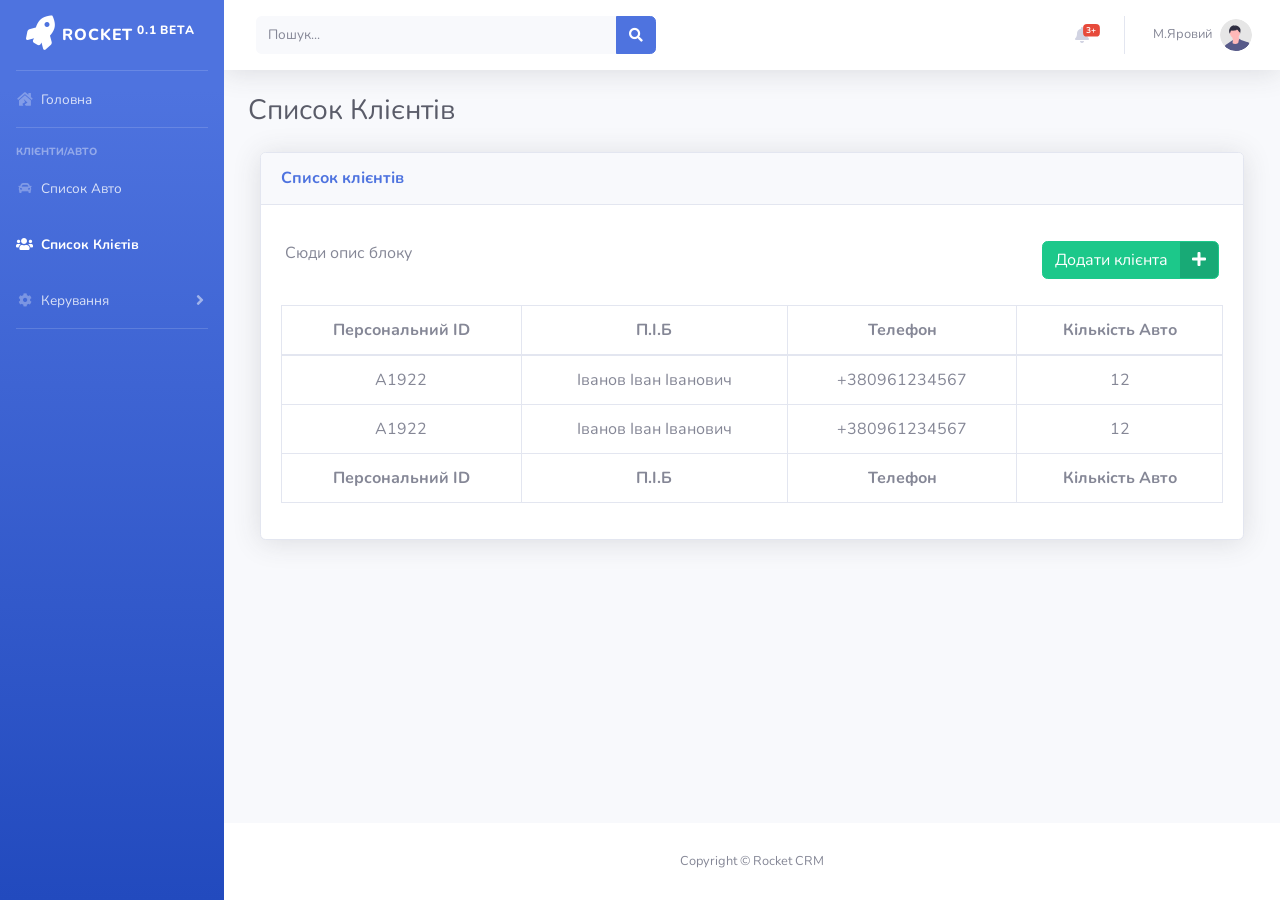
<file: client-list.html>
<!DOCTYPE html>
<html lang="ua">

<head>

    <meta charset="utf-8">
    <meta http-equiv="X-UA-Compatible" content="IE=edge">
    <meta name="viewport" content="width=device-width, initial-scale=1, shrink-to-fit=no">
    <meta name="description" content="">
    <meta name="author" content="">

    <title>ROCKET Admin - Головна</title>

    <!-- Custom fonts for this template-->
    <link href="vendor/fontawesome-free/css/all.min.css" rel="stylesheet" type="text/css">
    <link href="https://fonts.googleapis.com/css?family=Nunito:200,200i,300,300i,400,400i,600,600i,700,700i,800,800i,900,900i"rel="stylesheet">
    <!-- Custom styles for this template-->
    <link href="css/sb-admin-2.min.css" rel="stylesheet">

</head>

<body id="page-top">

    <!-- Вся сторінка -->
    <div id="wrapper">

        <!-- Меню ліво -->
        <ul class="navbar-nav bg-gradient-primary sidebar sidebar-dark accordion" id="accordionSidebar"> 

            <!-- Sidebar - Brand -->
            <a class="sidebar-brand d-flex align-items-center justify-content-center" href="index.html">
                <div class="sidebar-brand-icon rotate-n-15">
                    <i class="fas fa-rocket"></i>
                </div>
                <div class="sidebar-brand-text mx-1">ROCKET<sup> 0.1 beta</sup></div>
            </a>

            <!-- Divider -->
            <hr class="sidebar-divider my-0">

            <!-- Nav Item - Dashboard -->
            <li class="nav-item">
                <a class="nav-link" href="index.html">
                    <i class="fas fa-fw fa-house-damage"></i>
                    <span>Головна</span></a>
            </li>

            <!-- Divider -->
            <hr class="sidebar-divider">

            <!-- Heading -->
            <div class="sidebar-heading">Клієнти/Авто</div>
            <li class="nav-item">
                <a class="nav-link" href="car-list.html">
                    <i class="fas fa-fw fa-car"></i>
                    <span>Список Авто</span></a>
            </li>
            <li class="nav-item active">
                <a class="nav-link" href="client-list.html">
                    <i class="fas fa-fw fa-users"></i>
                    <span>Список Клієтів</span></a>
            </li>
            <!-- Nav Item - Pages Collapse Menu -->
            <li class="nav-item">
                <a class="nav-link collapsed" href="#" data-toggle="collapse" data-target="#collapseTwo"
                    aria-expanded="true" aria-controls="collapseTwo">
                    <i class="fas fa-fw fa-cog"></i>
                    <span>Керування</span>
                </a>
                <div id="collapseTwo" class="collapse" aria-labelledby="headingTwo" data-parent="#accordionSidebar">
                    <div class="bg-white py-2 collapse-inner rounded">
                        <h6 class="collapse-header">Custom Components:</h6>
                        <a class="collapse-item" href="buttons.html">Buttons</a>
                        <a class="collapse-item" href="cards.html">Cards</a>
                    </div>
                </div>
            </li>
            <hr class="sidebar-divider">
        </ul>
        <!-- Кінець меню ліво -->

        <!-- Блок контенту -->
        <div id="content-wrapper" class="d-flex flex-column">

            <!-- Main Content -->
            <div id="content">

                <!-- Верхній блок є на кожній сторінці(Пошук, Обліковий запис, Повідомлення) -->
                <nav class="navbar navbar-expand navbar-light bg-white topbar mb-4 static-top shadow">

                    <!-- Sidebar Toggle (Topbar) -->
                    <button id="sidebarToggleTop" class="btn btn-link d-md-none rounded-circle mr-3">
                        <i class="fa fa-bars"></i>
                    </button>

                    <!-- Форма Пошуку -->
                    <form
                        class="d-none d-sm-inline-block form-inline mr-auto ml-md-3 my-2 my-md-0 mw-100 navbar-search">
                        <div class="input-group">
                            <input type="text" class="form-control bg-light border-0 small" placeholder="Пошук..."
                                aria-label="Search" aria-describedby="basic-addon2">
                            <div class="input-group-append">
                                <button class="btn btn-primary" type="button">
                                    <i class="fas fa-search fa-sm"></i>
                                </button>
                            </div>
                        </div>
                    </form>

                    <!-- Форма Пошуку -->
                    <ul class="navbar-nav ml-auto">

                        <!-- Nav Item - Search Dropdown (Visible Only XS) -->
                        <li class="nav-item dropdown no-arrow d-sm-none">
                            <a class="nav-link dropdown-toggle" href="#" id="searchDropdown" role="button"
                                data-toggle="dropdown" aria-haspopup="true" aria-expanded="false">
                                <i class="fas fa-search fa-fw"></i>
                            </a>
                            <!-- Dropdown - Messages -->
                            <div class="dropdown-menu dropdown-menu-right p-3 shadow animated--grow-in"
                                aria-labelledby="searchDropdown">
                                <form class="form-inline mr-auto w-100 navbar-search">
                                    <div class="input-group">
                                        <input type="text" class="form-control bg-light border-0 small"
                                            placeholder="Search for..." aria-label="Search"
                                            aria-describedby="basic-addon2">
                                        <div class="input-group-append">
                                            <button class="btn btn-primary" type="button">
                                                <i class="fas fa-search fa-sm"></i>
                                            </button>
                                        </div>
                                    </div>
                                </form>
                            </div>
                        </li>

                        <!-- Nav Item - Сповіщення -->
                        <li class="nav-item dropdown no-arrow mx-1">
                            <a class="nav-link dropdown-toggle" href="#" id="alertsDropdown" role="button"
                                data-toggle="dropdown" aria-haspopup="true" aria-expanded="false">
                                <i class="fas fa-bell fa-fw"></i>
                                <!-- Counter - Сповіщення -->
                                <span class="badge badge-danger badge-counter">3+</span>
                            </a>
                            <!-- Dropdown - Сповіщення -->
                            <div class="dropdown-list dropdown-menu dropdown-menu-right shadow animated--grow-in"
                                aria-labelledby="alertsDropdown">
                                <h6 class="dropdown-header">Сповіщення системи</h6>
                                <a class="dropdown-item d-flex align-items-center" href="#">
                                    <div class="mr-3">
                                        <div class="icon-circle bg-primary">
                                            <i class="fas fa-file-alt text-white"></i>
                                        </div>
                                    </div>
                                    <div>
                                        <div class="small text-gray-500">10.05.2025</div>
                                        <span class="font-weight-bold">Запис клієнта..</span>
                                    </div>
                                </a>
                                <a class="dropdown-item d-flex align-items-center" href="#">
                                    <div class="mr-3">
                                        <div class="icon-circle bg-success">
                                            <i class="fas fa-donate text-white"></i>
                                        </div>
                                    </div>
                                    <div>
                                        <div class="small text-gray-500">25.08.2025</div>
                                        За цей місяць ви заробили 39800 UAH
                                    </div>
                                </a>
                                <a class="dropdown-item d-flex align-items-center" href="#">
                                    <div class="mr-3">
                                        <div class="icon-circle bg-warning">
                                            <i class="fas fa-exclamation-triangle text-white"></i>
                                        </div>
                                    </div>
                                    <div>
                                        <div class="small text-gray-500">11.09.2025</div>
                                        Запис №19864 відмінено.
                                    </div>
                                </a>
                                <a class="dropdown-item text-center small text-gray-500" href="#">Показати усі сповіщення</a>
                            </div>
                        </li>
                        <div class="topbar-divider d-none d-sm-block"></div>

                        <!-- Інформація Користувача -->
                        <li class="nav-item dropdown no-arrow">
                            <a class="nav-link dropdown-toggle" href="#" id="userDropdown" role="button"
                                data-toggle="dropdown" aria-haspopup="true" aria-expanded="false">
                                <span class="mr-2 d-none d-lg-inline text-gray-600 small">М.Яровий</span>
                                <img class="img-profile rounded-circle"
                                    src="img/undraw_profile.svg">
                            </a>
                            <!-- Dropdown - User Information -->
                            <div class="dropdown-menu dropdown-menu-right shadow animated--grow-in"
                                aria-labelledby="userDropdown">
                                <a class="dropdown-item" href="#">
                                    <i class="fas fa-user fa-sm fa-fw mr-2 text-gray-400"></i>
                                    Профіль
                                </a>
                                <a class="dropdown-item" href="#">
                                    <i class="fas fa-cogs fa-sm fa-fw mr-2 text-gray-400"></i>
                                    Налаштування
                                </a>
                                <div class="dropdown-divider"></div>
                                <a class="dropdown-item" href="#" data-toggle="modal" data-target="#logoutModal">
                                    <i class="fas fa-sign-out-alt fa-sm fa-fw mr-2 text-gray-400"></i>
                                    Вихід
                                </a>
                            </div>
                        </li>

                    </ul>

                </nav>
                <!-- Кінець Верхній блок є на кожній сторінці(Пошук, Обліковий запис, Повідомлення) -->

                <!-- Begin Page Content -->
                <div class="container-fluid">

                    <!-- Page Heading -->
                    <div class="d-sm-flex align-items-center justify-content-between mb-4">
                        <h1 class="h3 mb-0 text-gray-800">Список Клієнтів</h1>
                    </div>

                    <!-- Content Row -->
                    <div class="row">
                        <div class="container-fluid">        
                            <!-- DataTales Example -->
                            <div class="card shadow mb-4">
                                <div class="card-header py-3">
                                    <h6 class="m-0 font-weight-bold text-primary">Список клієнтів</h6>

                                </div>
                                <div class="card-body">
                                    <div class="row float-right p-3">                           
                                        <a href="#" class="btn btn-success btn-icon-split">
                                        <span class="text">Додати клієнта</span>
                                        <span class="icon text-white-75">
                                            <i class="fas fa-plus"></i>
                                        </span>
                                        </a>
                                    </div>
                                    <div class="row float-left p-3">                           
                                        <p class="mb-4">Сюди опис блоку</p>
                                    </div>
                                    <div class="table-responsive">
                                        <table class="table table-bordered table-hover" id="dataTable" width="100%" cellspacing="0">
                                            <thead>
                                                <tr>
                                                    <th>Персональний ID</th>
                                                    <th>П.І.Б</th>
                                                    <th>Телефон</th>
                                                    <th>Кількість Авто</th>
                                                </tr>
                                            </thead>
                                            <tfoot>
                                                <tr>
                                                    <th>Персональний ID</th>
                                                    <th>П.І.Б</th>
                                                    <th>Телефон</th>
                                                    <th>Кількість Авто</th>
                                                </tr>
                                            </tfoot>
                                            <tbody>
                                                <tr>
                                                    <td>А1922</td>
                                                    <td>Іванов Іван Іванович</td>
                                                    <td>+380961234567</td>
                                                    <td>12</td>
                                                </tr>
                                                <tr>
                                                    <td>А1922</td>
                                                    <td>Іванов Іван Іванович</td>
                                                    <td>+380961234567</td>
                                                    <td>12</td>
                                                </tr>
                                            </tbody>
                                        </table>
                                    </div>
                                </div>
                            </div>
                        </div>
                    </div>

                </div>
                <!-- /.container-fluid -->

            </div>
            <!-- End of Main Content -->

            <!-- Footer -->
            <footer class="sticky-footer bg-white">
                <div class="container my-auto">
                    <div class="copyright text-center my-auto">
                        <span>Copyright &copy; Rocket CRM</span>
                    </div>
                </div>
            </footer>
            <!-- End of Footer -->

        </div>
        <!-- Кінець блоку контенту -->

    </div>
    <!-- Кінець всієї сторінки -->

    <!-- Скролл на верх-->
    <a class="scroll-to-top rounded" href="#page-top">
        <i class="fas fa-angle-up"></i>
    </a>

    <!-- Форма виходу-->
    <div class="modal fade" id="logoutModal" tabindex="-1" role="dialog" aria-labelledby="exampleModalLabel"
        aria-hidden="true">
        <div class="modal-dialog" role="document">
            <div class="modal-content">
                <div class="modal-header">
                    <h5 class="modal-title" id="exampleModalLabel">Ви впевнені що хочете вийти з облікового запису?</h5>
                    <button class="close" type="button" data-dismiss="modal" aria-label="Close">
                        <span aria-hidden="true">×</span>
                    </button>
                </div>
                <div class="modal-body">Натисніть "Вихід" щоб закінчити цю сессію.</div>
                <div class="modal-footer">
                    <button class="btn btn-secondary" type="button" data-dismiss="modal">Відміна</button>
                    <a class="btn btn-primary" href="login.html">Вихід</a>
                </div>
            </div>
        </div>
    </div>

    <!-- Bootstrap core JavaScript-->
    <script src="vendor/jquery/jquery.min.js"></script>
    <script src="vendor/bootstrap/js/bootstrap.bundle.min.js"></script>

    <!-- Core plugin JavaScript-->
    <script src="vendor/jquery-easing/jquery.easing.min.js"></script>

    <!-- Custom scripts for all pages-->
    <script src="js/sb-admin-2.min.js"></script>

    <!-- Page level plugins -->
    <script src="vendor/chart.js/Chart.min.js"></script>

    <!-- Page level custom scripts -->
    <script src="js/demo/chart-area-demo.js"></script>
    <script src="js/demo/chart-pie-demo.js"></script>

</body>

</html>
</file>
